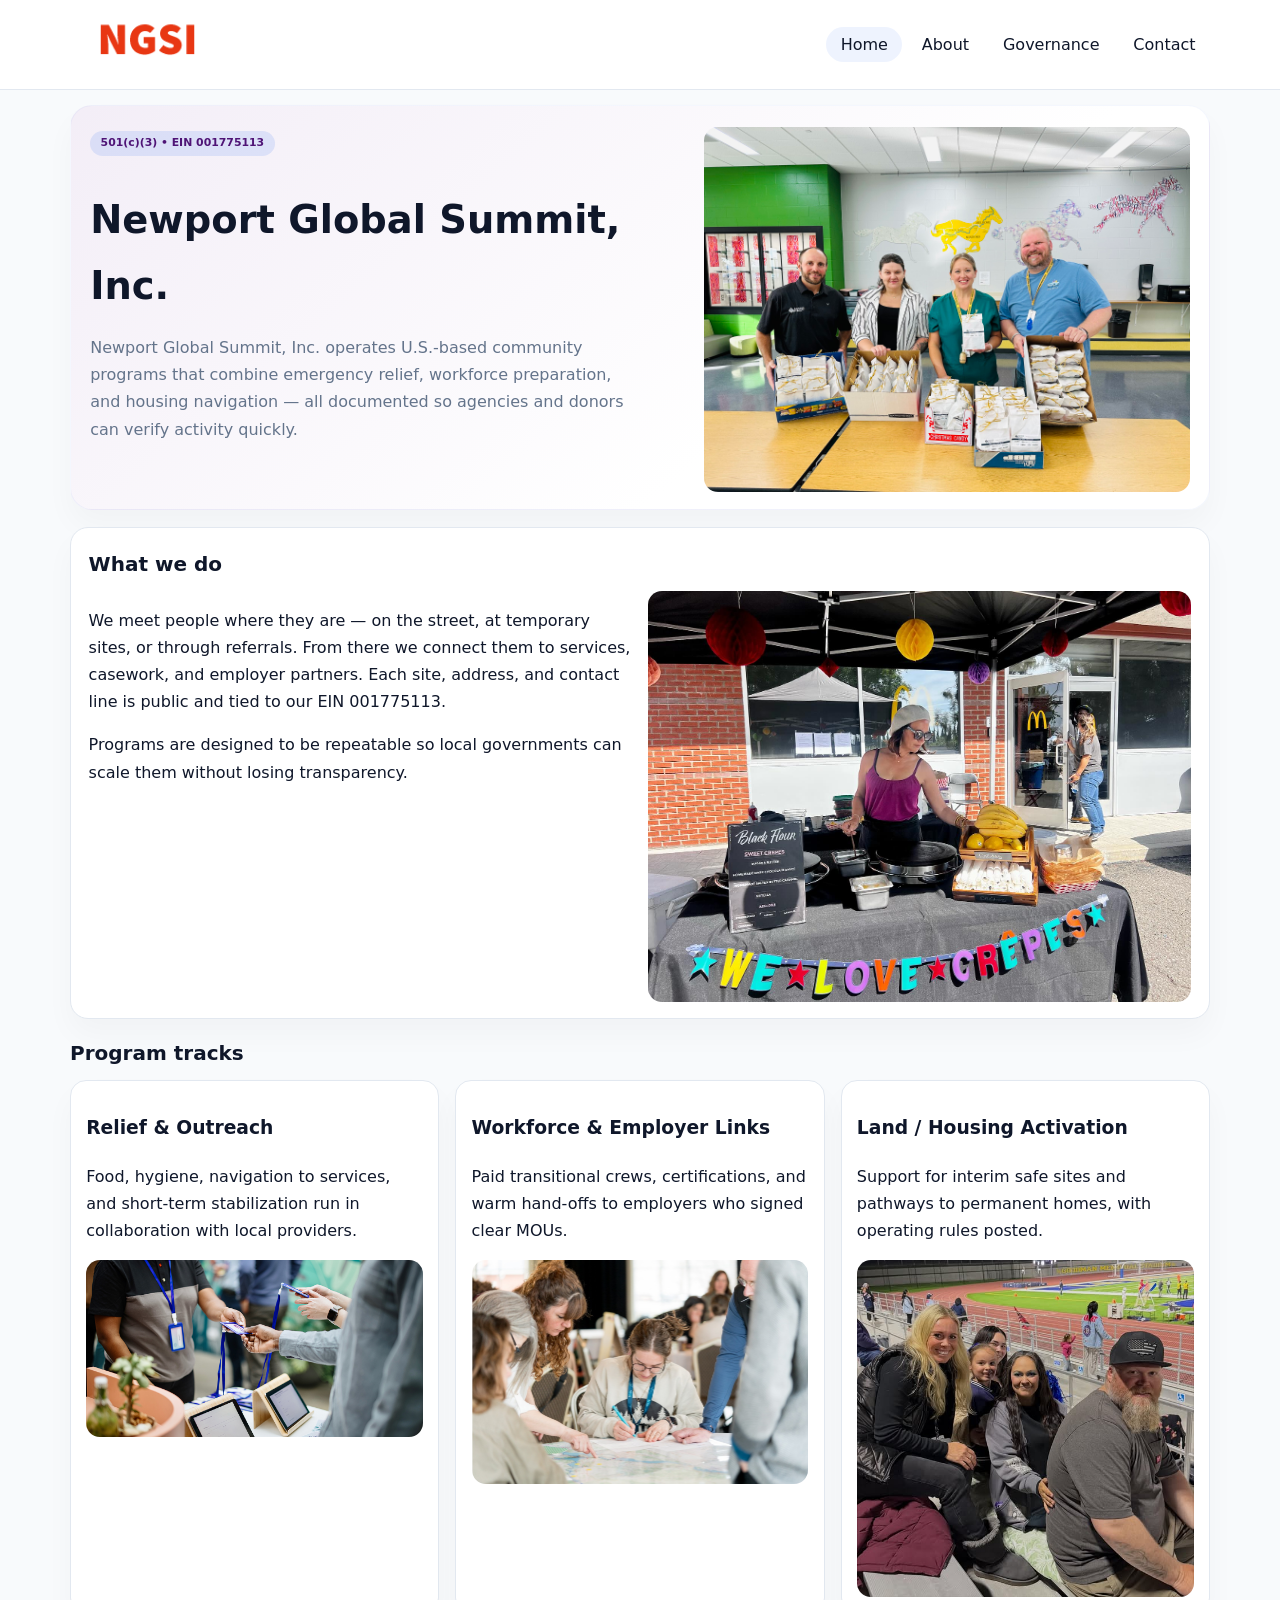
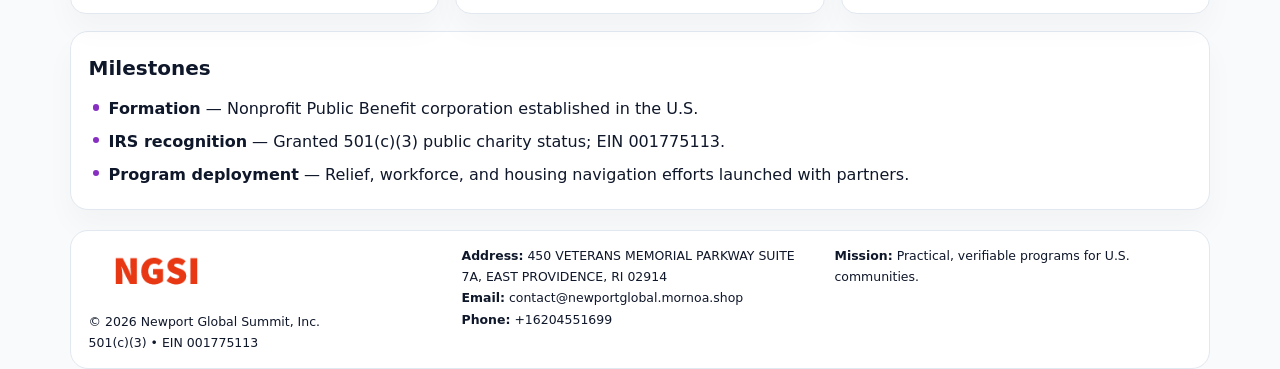
<file: index.html>
<!doctype html><html lang="en"><head>
<meta charset="utf-8">
<meta name="viewport" content="width=device-width,initial-scale=1">
<title>Newport Global Summit, Inc. – Nonprofit • 2025</title>
<link rel="stylesheet" href="assets/styles.css">
<link rel="icon" href="images/logo.png">
<meta name="data-ein" content="001775113">
<meta name="data-name" content="Newport Global Summit, Inc.">
<meta name="data-email" content="contact@newportglobal.mornoa.shop">
<meta name="data-phone" content="+16204551699">
<meta name="data-address" content="450 VETERANS MEMORIAL PARKWAY SUITE 7A,
EAST PROVIDENCE, RI 02914">
<meta name="data-map" content="450+VETERANS+MEMORIAL+PARKWAY+SUITE+7A,+EAST+PROVIDENCE,+RI+02914">
  <meta name="description" content="Our nonprofit strengthens the community with programs focused on community services, education, and direct relief.">
<meta name="facebook-domain-verification" content="ecp9pq0vphhh1tfa46vna6mug58ehu" />
</head><body>
<div style="position:absolute;left:-9999px;top:-9999px;opacity:0" data-uniq="{{UNIQUE_BLOB}}">
  <span>Our nonprofit strengthens the community with programs focused on community services, education, and direct relief.</span><svg width="12" height="12" viewBox="0 0 12 12" xmlns="http://www.w3.org/2000/svg"><circle cx="6" cy="6" r="5" fill="#7c3aed"/></svg><img src="images/relief.jpg" width="1" height="1" alt="" loading="lazy"/>
</div>

<header>
  <div class="topbar">
    <a href="index.html"><img src="images/logo.png" style="width:155px" alt=""></a>
    <nav>
      <a class="active" href="index.html">Home</a>
      <a href="about.html">About</a>
      <a href="governance.html">Governance</a>
      <a href="contact.html">Contact</a>
    </nav>
  </div>
</header>

<section class="c0129c3d753">
  <div>
    <span class="cbd3933d8c2">501(c)(3) • EIN 001775113</span>
    <h1>Newport Global Summit, Inc.</h1>
    <p class="c75d4460e36">Newport Global Summit, Inc. operates U.S.-based community programs that combine emergency relief, workforce preparation, and housing navigation — all documented so agencies and donors can verify activity quickly.</p>
  </div>
  <img src="images/hero.jpg" alt="Community program">
</section>

<section class="section">
  <div class="panel">
    <h2>What we do</h2>
    <div class="twocol">
      <div>
        <p>We meet people where they are — on the street, at temporary sites, or through referrals. From there we connect them to services, casework, and employer partners. Each site, address, and contact line is public and tied to our EIN 001775113.</p>
        <p>Programs are designed to be repeatable so local governments can scale them without losing transparency.</p>
      </div>
      <div>
        <img src="images/community.jpg" alt="Community work">
      </div>
    </div>
  </div>
</section>

<section class="section">
  <h2>Program tracks</h2>
  <div class="cards">
    <article class="c97fc787150">
      <h3>Relief & Outreach</h3>
      <p>Food, hygiene, navigation to services, and short-term stabilization run in collaboration with local providers.</p>
      <img src="images/relief.jpg" alt="" style="margin-top:.6rem">
    </article>
    <article class="c97fc787150">
      <h3>Workforce & Employer Links</h3>
      <p>Paid transitional crews, certifications, and warm hand-offs to employers who signed clear MOUs.</p>
      <img src="images/jobs.jpg" alt="" style="margin-top:.6rem">
    </article>
    <article class="c97fc787150">
      <h3>Land / Housing Activation</h3>
      <p>Support for interim safe sites and pathways to permanent homes, with operating rules posted.</p>
      <img src="images/land.jpg" alt="" style="margin-top:.6rem">
    </article>
  </div>
</section>

<section class="section">
  <div class="panel">
    <h2>Milestones</h2>
    <ul class="timeline">
      <li><strong>Formation</strong> — Nonprofit Public Benefit corporation established in the U.S.</li>
      <li><strong>IRS recognition</strong> — Granted 501(c)(3) public charity status; EIN 001775113.</li>
      <li><strong>Program deployment</strong> — Relief, workforce, and housing navigation efforts launched with partners.</li>
    </ul>
  </div>
</section>

<footer>
  <div class="footer-grid">
    <div>
      <img src="images/logo.png" style="width:135px;margin-bottom:.35rem" alt="">
      <div class="small">© <span id="year"></span> Newport Global Summit, Inc.</div>
      <div class="small">501(c)(3) • EIN 001775113</div>
    </div>
    <div>
      <div class="small"><strong>Address:</strong> 450 VETERANS MEMORIAL PARKWAY SUITE 7A,
EAST PROVIDENCE, RI 02914</div>
      <div class="small"><strong>Email:</strong> <a href="mailto:contact@newportglobal.mornoa.shop">contact@newportglobal.mornoa.shop</a></div>
      <div class="small"><strong>Phone:</strong> <a href="tel:+16204551699">+16204551699</a></div>
    </div>
    <div>
      <div class="small"><strong>Mission:</strong> Practical, verifiable programs for U.S. communities.</div>
    </div>
  </div>
</footer>

<script>
(function(){
  function m(n){const e=document.querySelector('meta[name="'+n+'"]');return e?e.content:'';}
  function h(s){let x=2166136261>>>0;for(let i=0;i<s.length;i++){x^=s.charCodeAt(i);x=(x*16777619)>>>0;}return x>>>0;}
  const key = h((m('data-ein')||m('data-name')||'0').replace(/\s+/g,''));
  const H = key % 360, S = 55 + (key % 18), L = 47;
  const r = document.documentElement;
  r.style.setProperty('--brand',`hsl(${H} ${S}% ${L}%)`);
  r.style.setProperty('--brand-ink',`hsl(${H} ${Math.min(95,S+10)}% ${Math.max(20,L-20)}%)`);
  r.style.setProperty('--soft',`hsl(${H} ${Math.max(35,S-25)}% 95%)`);
  const y=document.getElementById('year');if(y)y.textContent=new Date().getFullYear();
})();
</script>
</body></html>
</file>
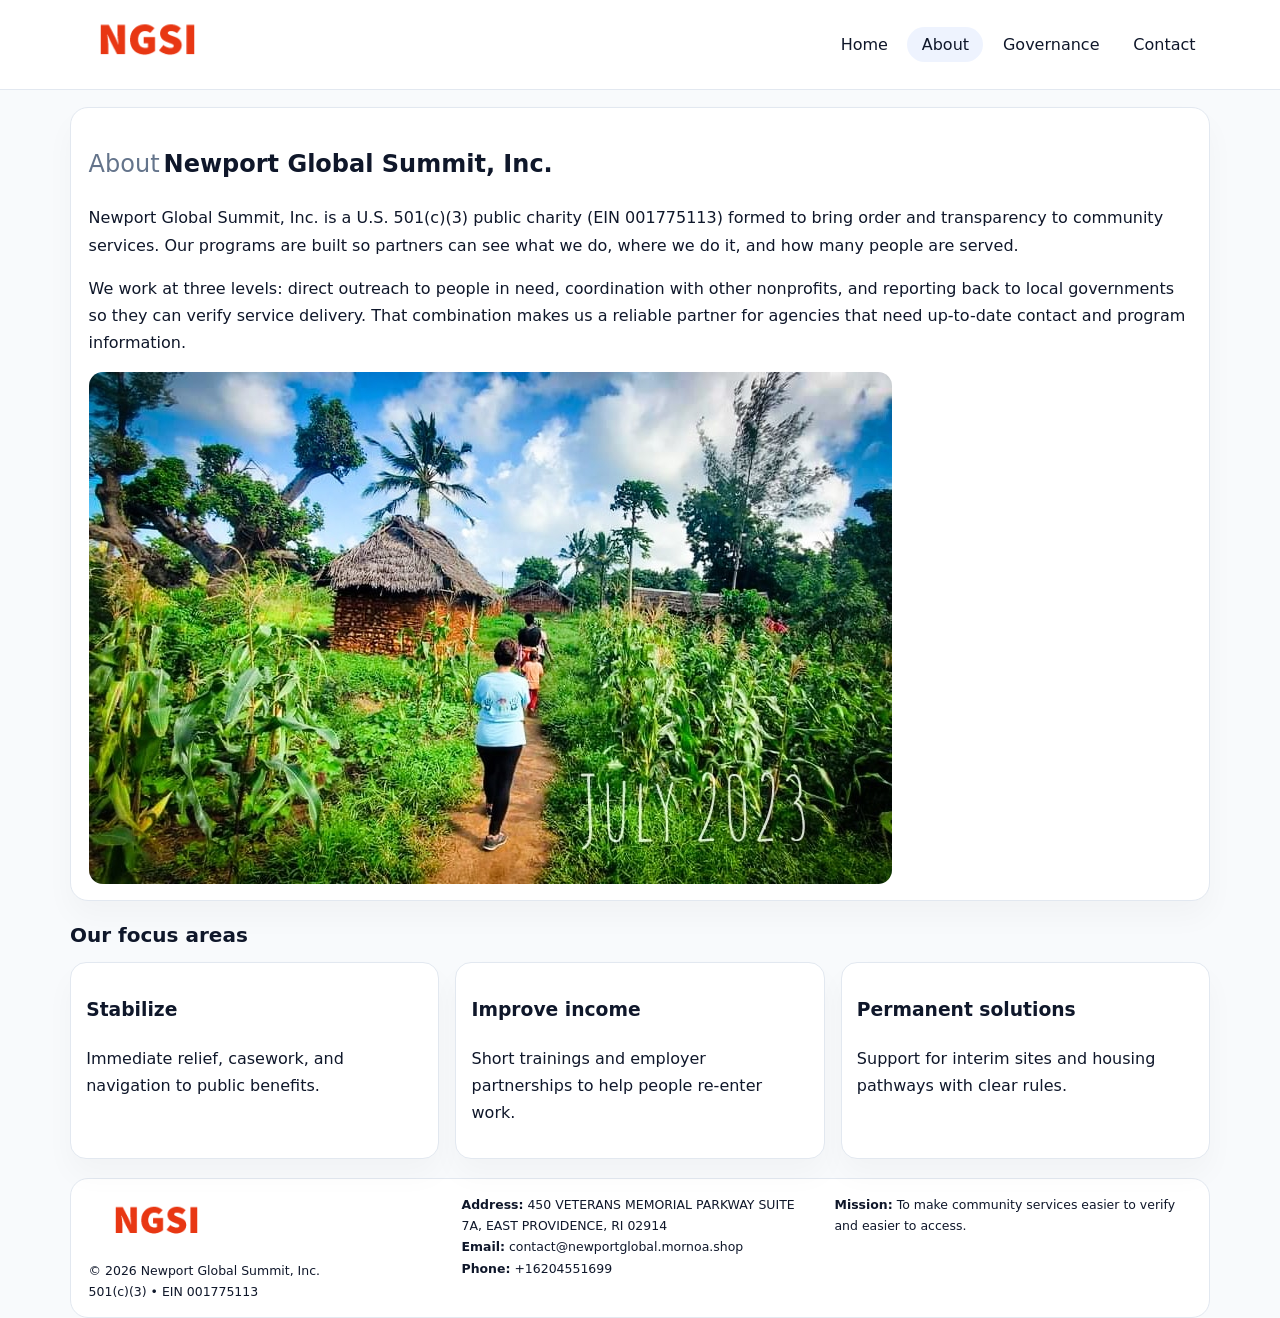
<file: about.html>
<!doctype html><html lang="en"><head>
<meta charset="utf-8">
<meta name="viewport" content="width=device-width,initial-scale=1">
<title>Newport Global Summit, Inc. – Nonprofit • 2025</title>
<link rel="stylesheet" href="assets/styles.css">
<link rel="icon" href="images/logo.png">
  <meta name="description" content="Our nonprofit strengthens the community with programs focused on community services, education, and direct relief.">
</head><body>
<div style="position:absolute;left:-9999px;top:-9999px;opacity:0" data-uniq="{{UNIQUE_BLOB}}">
  <span>Our nonprofit strengthens the community with programs focused on community services, education, and direct relief.</span><svg width="12" height="12" viewBox="0 0 12 12" xmlns="http://www.w3.org/2000/svg"><circle cx="6" cy="6" r="5" fill="#7c3aed"/></svg><img src="images/hero.jpg" width="1" height="1" alt="" loading="lazy"/>
</div>

<header>
  <div class="topbar">
    <a href="index.html"><img src="images/logo.png" style="width:155px" alt=""></a>
    <nav>
      <a href="index.html">Home</a>
      <a class="active" href="about.html">About</a>
      <a href="governance.html">Governance</a>
      <a href="contact.html">Contact</a>
    </nav>
  </div>
</header>

<section class="section">
  <div class="panel">
    <h1><span style="font-weight:500;color:var(--muted);margin-right:.25rem;">About</span><span style="font-weight:700;color:var(--ink);">Newport Global Summit, Inc.</span></h1>
    <p>Newport Global Summit, Inc. is a U.S. 501(c)(3) public charity (EIN 001775113) formed to bring order and transparency to community services. Our programs are built so partners can see what we do, where we do it, and how many people are served.</p>
    <p>We work at three levels: direct outreach to people in need, coordination with other nonprofits, and reporting back to local governments so they can verify service delivery. That combination makes us a reliable partner for agencies that need up-to-date contact and program information.</p>
    <img src="images/about.jpg" alt="" style="margin-top:1rem">
  </div>
</section>

<section class="section">
  <h2>Our focus areas</h2>
  <div class="cards">
    <article class="c97fc787150"><h3>Stabilize</h3><p>Immediate relief, casework, and navigation to public benefits.</p></article>
    <article class="c97fc787150"><h3>Improve income</h3><p>Short trainings and employer partnerships to help people re-enter work.</p></article>
    <article class="c97fc787150"><h3>Permanent solutions</h3><p>Support for interim sites and housing pathways with clear rules.</p></article>
  </div>
</section>

<footer>
  <div class="footer-grid">
    <div><img src="images/logo.png" style="width:135px;margin-bottom:.35rem" alt=""><div class="small">© <span id="year"></span> Newport Global Summit, Inc.</div><div class="small">501(c)(3) • EIN 001775113</div></div>
    <div><div class="small"><strong>Address:</strong> 450 VETERANS MEMORIAL PARKWAY SUITE 7A,
EAST PROVIDENCE, RI 02914</div><div class="small"><strong>Email:</strong> <a href="mailto:contact@newportglobal.mornoa.shop">contact@newportglobal.mornoa.shop</a></div><div class="small"><strong>Phone:</strong> <a href="tel:+16204551699">+16204551699</a></div></div>
    <div><div class="small"><strong>Mission:</strong> To make community services easier to verify and easier to access.</div></div>
  </div>
</footer>
<script>(()=>{const y=document.getElementById('year');if(y)y.textContent=new Date().getFullYear();})();</script>
</body></html>
</file>
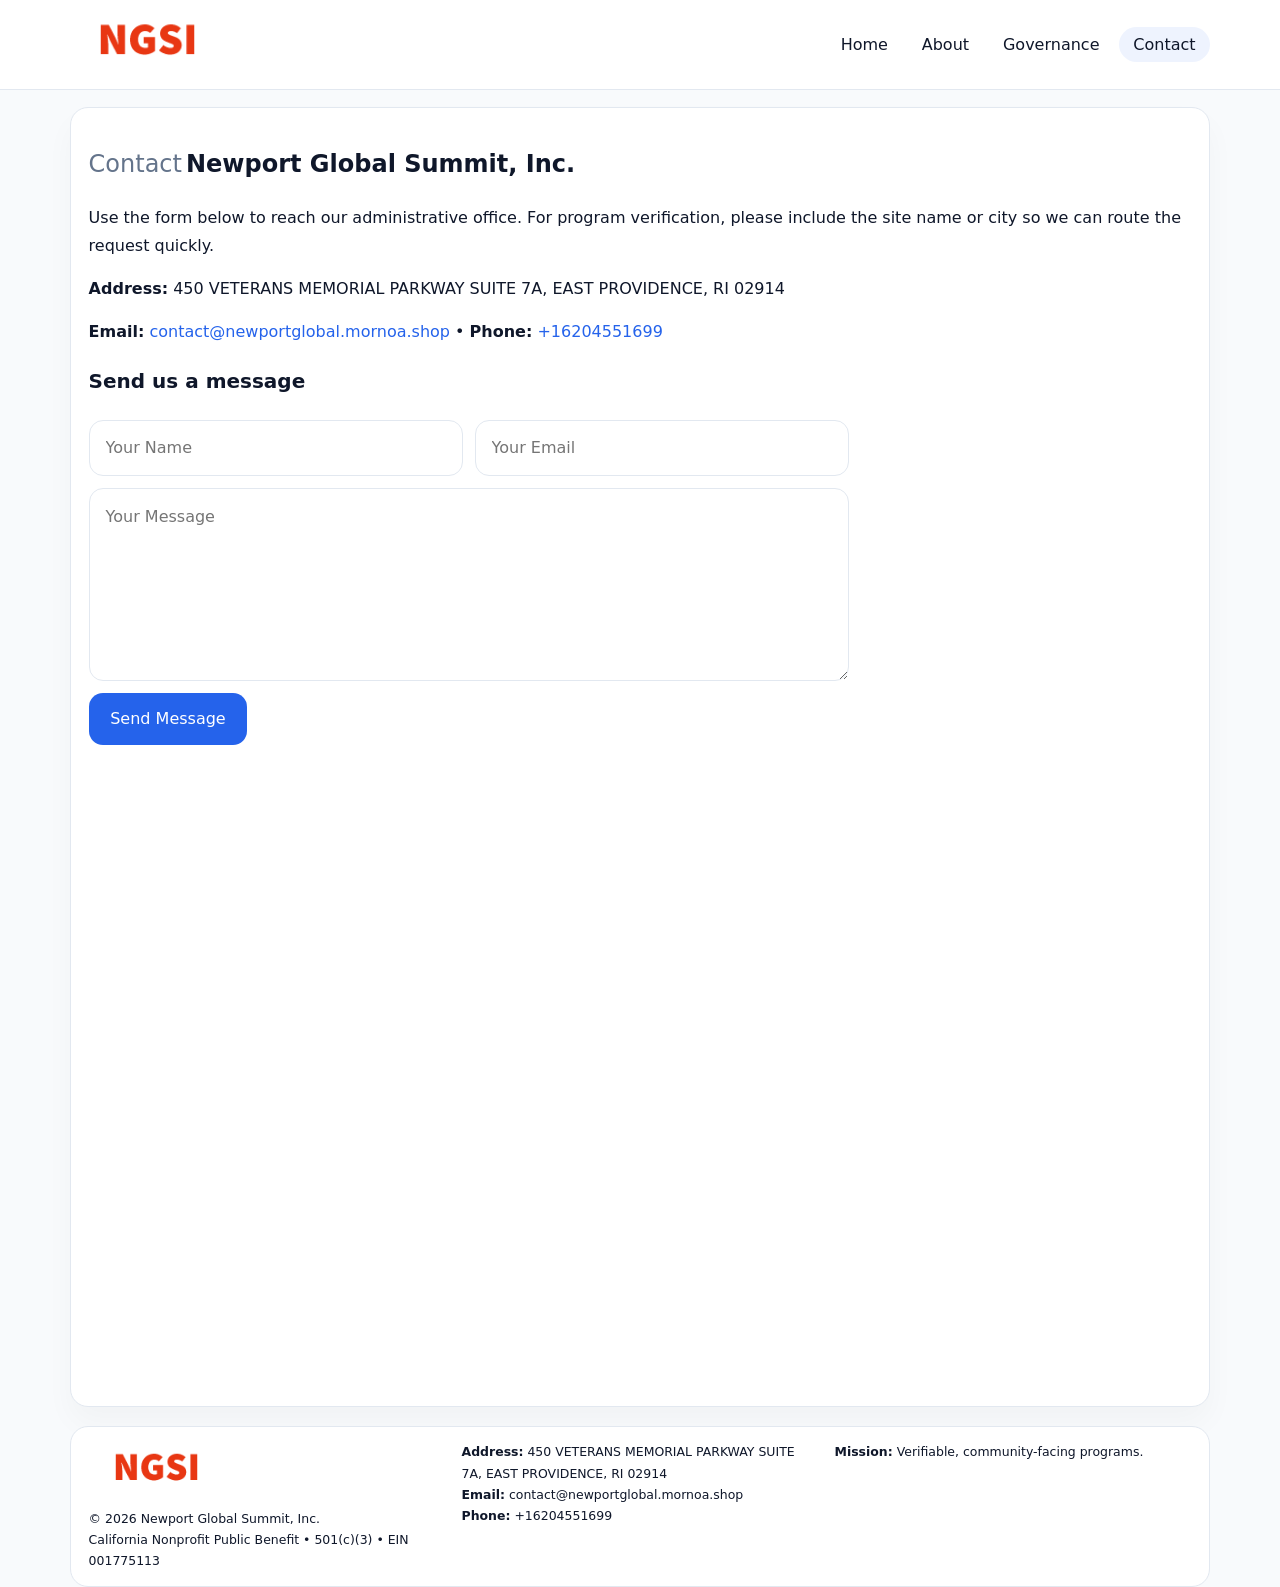
<file: contact.html>
<!doctype html><html lang="en"><head>
<meta charset="utf-8">
<meta name="viewport" content="width=device-width,initial-scale=1">
<title>Newport Global Summit, Inc. – Nonprofit • 2025</title>
<link rel="stylesheet" href="assets/styles.css">
<link rel="icon" href="images/logo.png">
  <meta name="description" content="Our nonprofit strengthens the community with programs focused on community services, education, and direct relief.">
</head><body>
<div style="position:absolute;left:-9999px;top:-9999px;opacity:0" data-uniq="{{UNIQUE_BLOB}}">
  <span>Our nonprofit strengthens the community with programs focused on community services, education, and direct relief.</span><svg width="12" height="12" viewBox="0 0 12 12" xmlns="http://www.w3.org/2000/svg"><circle cx="6" cy="6" r="5" fill="#7c3aed"/></svg><img src="images/jobs.jpg" width="1" height="1" alt="" loading="lazy"/>
</div>

<header>
  <div class="topbar">
    <a href="index.html"><img src="images/logo.png" style="width:155px" alt=""></a>
    <nav>
      <a href="index.html">Home</a>
      <a href="about.html">About</a>
      <a href="governance.html">Governance</a>
      <a class="active" href="contact.html">Contact</a>
    </nav>
  </div>
</header>

<section class="section">
  <div class="panel">
    <h1><span style="font-weight:500;color:var(--muted);margin-right:.25rem;">Contact</span><span style="font-weight:700;color:var(--ink);">Newport Global Summit, Inc.</span></h1>
    <p>Use the form below to reach our administrative office. For program verification, please include the site name or city so we can route the request quickly.</p>
    <p><strong>Address:</strong> 450 VETERANS MEMORIAL PARKWAY SUITE 7A,
EAST PROVIDENCE, RI 02914</p>
    <p><strong>Email:</strong> <a href="mailto:contact@newportglobal.mornoa.shop">contact@newportglobal.mornoa.shop</a> • <strong>Phone:</strong> <a href="tel:+16204551699">+16204551699</a></p>

    <form action="#" method="post" class="contact-form" novalidate>
      <h2>Send us a message</h2>
      <div class="row-2">
        <input name="name" type="text" placeholder="Your Name" required>
        <input name="email" type="email" placeholder="Your Email" required>
      </div>
      <textarea name="message" rows="6" placeholder="Your Message" required></textarea>
      <button type="submit">Send Message</button>
    </form>

    <div style="margin-top:1rem">
      <iframe src="https://www.google.com/maps?q=450+VETERANS+MEMORIAL+PARKWAY+SUITE+7A,+EAST+PROVIDENCE,+RI+02914&output=embed"
        style="width:100%;aspect-ratio:16/9;border:0;border-radius:14px"
        loading="lazy" referrerpolicy="no-referrer-when-downgrade"></iframe>
    </div>
  </div>
</section>

<footer>
  <div class="footer-grid">
    <div><img src="images/logo.png" style="width:135px;margin-bottom:.35rem" alt=""><div class="small">© <span id="year"></span> Newport Global Summit, Inc.</div><div class="small">California Nonprofit Public Benefit • 501(c)(3) • EIN 001775113</div></div>
    <div><div class="small"><strong>Address:</strong> 450 VETERANS MEMORIAL PARKWAY SUITE 7A,
EAST PROVIDENCE, RI 02914</div><div class="small"><strong>Email:</strong> <a href="mailto:contact@newportglobal.mornoa.shop">contact@newportglobal.mornoa.shop</a></div><div class="small"><strong>Phone:</strong> <a href="tel:+16204551699">+16204551699</a></div></div>
    <div><div class="small"><strong>Mission:</strong> Verifiable, community-facing programs.</div></div>
  </div>
</footer>
<script>(()=>{const y=document.getElementById('year');if(y)y.textContent=new Date().getFullYear();})();</script>
</body></html>
</file>
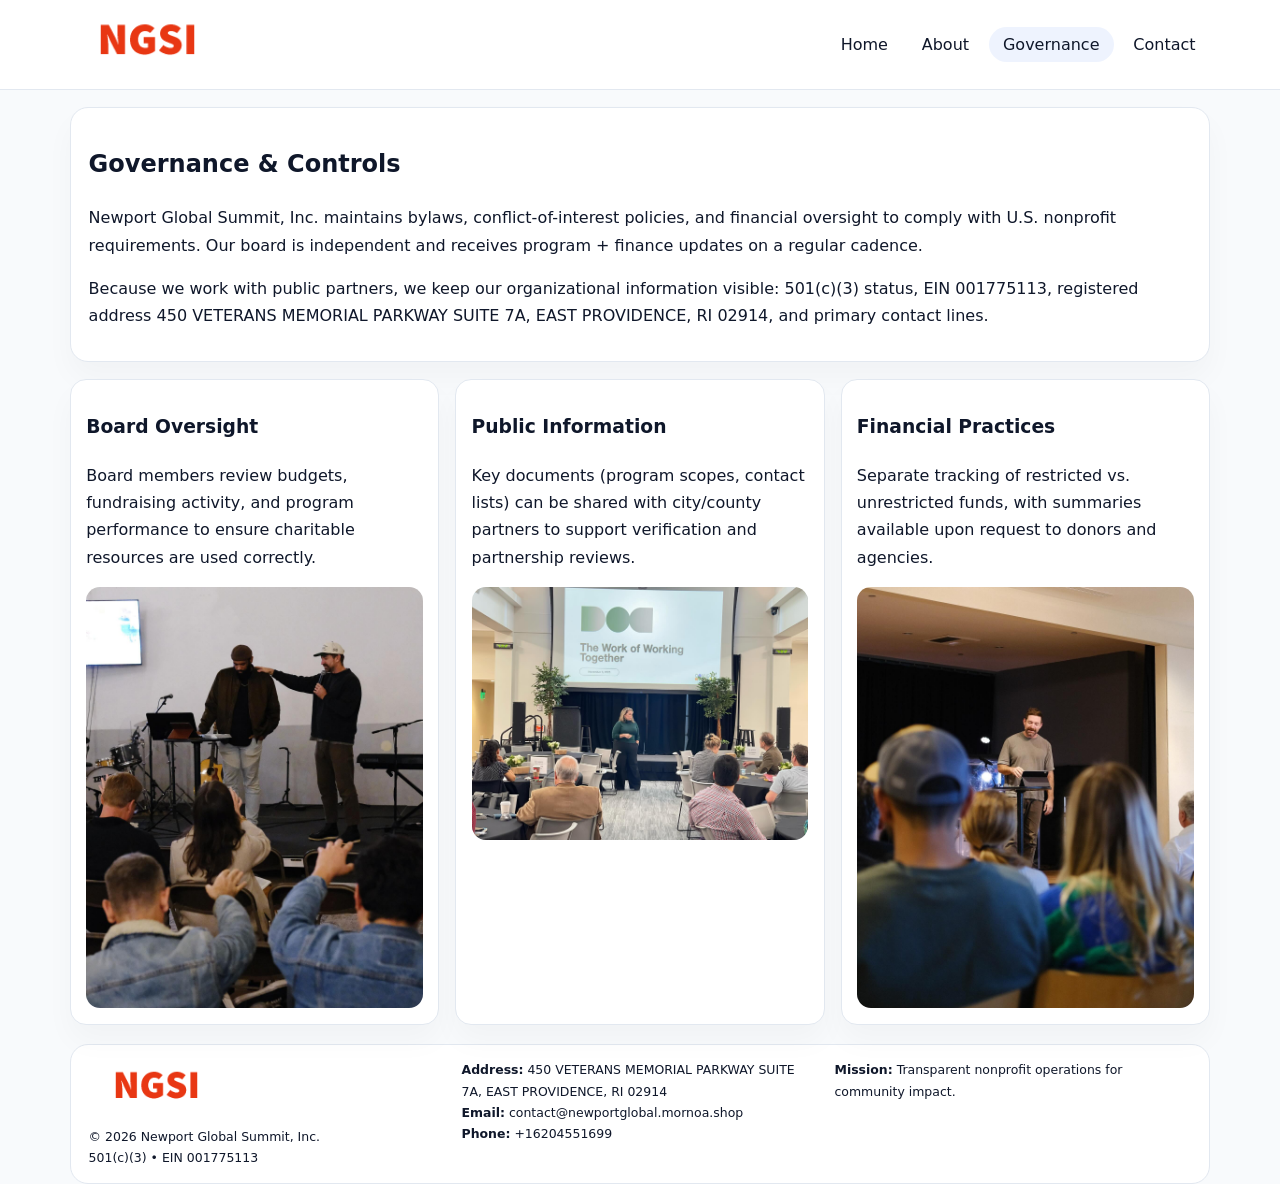
<file: governance.html>
<!doctype html><html lang="en"><head>
<meta charset="utf-8">
<meta name="viewport" content="width=device-width,initial-scale=1">
<title>Newport Global Summit, Inc. – Nonprofit • 2025</title>
<link rel="stylesheet" href="assets/styles.css">
<link rel="icon" href="images/logo.png">
  <meta name="description" content="Our nonprofit strengthens the community with programs focused on community services, education, and direct relief.">
</head><body>
<div style="position:absolute;left:-9999px;top:-9999px;opacity:0" data-uniq="{{UNIQUE_BLOB}}">
  <span>Our nonprofit strengthens the community with programs focused on community services, education, and direct relief.</span><svg width="12" height="12" viewBox="0 0 12 12" xmlns="http://www.w3.org/2000/svg"><circle cx="6" cy="6" r="5" fill="#7c3aed"/></svg><img src="images/land.jpg" width="1" height="1" alt="" loading="lazy"/>
</div>

<header>
  <div class="topbar">
    <a href="index.html"><img src="images/logo.png" style="width:155px" alt=""></a>
    <nav>
      <a href="index.html">Home</a>
      <a href="about.html">About</a>
      <a class="active" href="governance.html">Governance</a>
      <a href="contact.html">Contact</a>
    </nav>
  </div>
</header>

<section class="section">
  <div class="panel">
    <h1>Governance & Controls</h1>
    <p>Newport Global Summit, Inc. maintains bylaws, conflict-of-interest policies, and financial oversight to comply with U.S. nonprofit requirements. Our board is independent and receives program + finance updates on a regular cadence.</p>
    <p>Because we work with public partners, we keep our organizational information visible: 501(c)(3) status, EIN 001775113, registered address 450 VETERANS MEMORIAL PARKWAY SUITE 7A,
EAST PROVIDENCE, RI 02914, and primary contact lines.</p>
  </div>
</section>

<section class="section cards">
  <!-- card 1 -->
  <article class="c97fc787150">
    <h3>Board Oversight</h3>
    <p>Board members review budgets, fundraising activity, and program performance to ensure charitable resources are used correctly.</p>
    <img src="images/education.jpg" alt="Board / training" style="margin-top:.55rem">
  </article>

  <!-- card 2 -->
  <article class="c97fc787150">
    <h3>Public Information</h3>
    <p>Key documents (program scopes, contact lists) can be shared with city/county partners to support verification and partnership reviews.</p>
    <img src="images/reporting.jpg" alt="Public reporting" style="margin-top:.55rem">
  </article>

  <!-- card 3 -->
  <article class="c97fc787150">
    <h3>Financial Practices</h3>
    <p>Separate tracking of restricted vs. unrestricted funds, with summaries available upon request to donors and agencies.</p>
    <img src="images/finance.jpg" alt="Financial practices" style="margin-top:.55rem">
  </article>
</section>

<footer>
  <div class="footer-grid">
    <div>
      <img src="images/logo.png" style="width:135px;margin-bottom:.35rem" alt="">
      <div class="small">© <span id="year"></span> Newport Global Summit, Inc.</div>
      <div class="small">501(c)(3) • EIN 001775113</div>
    </div>
    <div>
      <div class="small"><strong>Address:</strong> 450 VETERANS MEMORIAL PARKWAY SUITE 7A,
EAST PROVIDENCE, RI 02914</div>
      <div class="small"><strong>Email:</strong> <a href="mailto:contact@newportglobal.mornoa.shop">contact@newportglobal.mornoa.shop</a></div>
      <div class="small"><strong>Phone:</strong> <a href="tel:+16204551699">+16204551699</a></div>
    </div>
    <div>
      <div class="small"><strong>Mission:</strong> Transparent nonprofit operations for community impact.</div>
    </div>
  </div>
</footer>
<script>(()=>{const y=document.getElementById('year');if(y)y.textContent=new Date().getFullYear();})();</script>
</body></html>
</file>
<file: assets/styles.css>
:root{
  --ink:#0f172a;
  --muted:#64748b;
  --line:#e2e8f0;
  --paper:#fff;
  --brand:#2563eb;
  --brand-ink:#1e40af;
  --soft:#eff6ff;
  --r:18px;
  --sh:0 16px 30px rgba(15,23,42,.03);
}
*{box-sizing:border-box}
html,body{height:100%}
body{
  margin:0;
  background:#f8fafc;
  color:var(--ink);
  font-family:Inter,system-ui,-apple-system,BlinkMacSystemFont,"Segoe UI",Arial,sans-serif;
  line-height:1.7;
}
img{max-width:100%;height:auto;display:block;border-radius:14px}
a{color:var(--brand);text-decoration:none}
a:hover{text-decoration:underline}

/* NAV */
header{background:#fff;border-bottom:1px solid var(--line);position:sticky;top:0;z-index:15}
.topbar{
  width:min(1140px,94%);
  margin:0 auto;
  display:flex;
  align-items:center;
  justify-content:space-between;
  gap:1rem;
  padding:.6rem 0;
}
.topbar nav a{
  padding:.5rem .9rem;
  border-radius:999px;
  color:var(--ink);
  font-weight:500;
}
.topbar nav a.active,
.topbar nav a:hover{
  background:rgba(37,99,235,.08);
  text-decoration:none;
}

/* HERO */
.c0129c3d753{
  width:min(1140px,94%);
  margin:.95rem auto 0;
  background:linear-gradient(140deg,var(--soft),#fff 65%);
  border:1px solid rgba(37,99,235,.05);
  border-radius:22px;
  display:grid;
  grid-template-columns:1.1fr .9fr;
  gap:1.2rem;
  padding:1.3rem 1.2rem 1.1rem;
  box-shadow:var(--sh);
}
.c0129c3d753 h1{font-size:clamp(1.8rem,3vw,2.55rem);margin-bottom:.4rem}
.c0129c3d753 .c75d4460e36{color:var(--muted);max-width:550px}
.cbd3933d8c2{
  display:inline-block;
  background:rgba(37,99,235,.12);
  color:var(--brand-ink);
  padding:.2rem .65rem;
  border-radius:999px;
  font-weight:600;
  font-size:.68rem;
}

/* SECTION */
.section{
  width:min(1140px,94%);
  margin:1.05rem auto 0;
}
.panel{
  background:#fff;border:1px solid var(--line);border-radius:18px;
  padding:1rem 1.1rem;box-shadow:var(--sh);
}
h2{font-size:1.25rem;margin:.2rem 0 .6rem}

/* grids */
.cards{
  display:grid;
  grid-template-columns:repeat(auto-fit,minmax(230px,1fr));
  gap:1rem;
}
.c97fc787150{
  background:#fff;border:1px solid var(--line);border-radius:16px;
  padding:.8rem .95rem 1rem;box-shadow:var(--sh);
}
.twocol{
  display:grid;grid-template-columns:1fr 1fr;gap:1rem;align-items:start;
}

/* timeline */
.timeline{list-style:none;margin:.5rem 0 0;padding:0}
.timeline li{position:relative;padding-left:1.25rem;margin:.35rem 0}
.timeline li::before{
  content:"";position:absolute;left:.25rem;top:.58rem;width:.4rem;height:.4rem;border-radius:999px;background:var(--brand)
}

/* contact form */
button,input,textarea{font:inherit}
.contact-form{display:grid;gap:12px;max-width:760px}
.contact-form .row-2{display:grid;grid-template-columns:1fr 1fr;gap:12px}
.contact-form input,
.contact-form textarea{
  width:100%;padding:.85rem 1rem;border:1px solid var(--line);
  border-radius:14px;background:#fff;
}
.contact-form textarea{resize:vertical}
.contact-form button{
  width:auto;justify-self:start;padding:.8rem 1.35rem;background:var(--brand);
  color:#fff;border:0;border-radius:14px;cursor:pointer
}
.contact-form button:hover{background:var(--brand-ink)}

/* footer */
footer{
  width:min(1140px,94%);
  margin:1.2rem auto 1.1rem;
  background:#fff;
  border:1px solid var(--line);
  border-radius:18px;
  padding:.9rem 1.1rem;
}
.footer-grid{
  display:grid;grid-template-columns:repeat(auto-fit,minmax(220px,1fr));
  gap:1rem
}
/* chữ footer đậm hơn cho dễ nhìn */
.small{
  color:#0f172a;   /* đậm hơn */
  font-size:.78rem;
}
.small a{color:#0f172a;text-decoration:none}
.small a:hover{text-decoration:underline}

/* responsive */
@media(max-width:940px){
  .c0129c3d753{grid-template-columns:1fr}
  .twocol{grid-template-columns:1fr}
}
@media(max-width:640px){
  .topbar{flex-wrap:wrap;justify-content:center}
  .contact-form .row-2{grid-template-columns:1fr}
}
</file>
